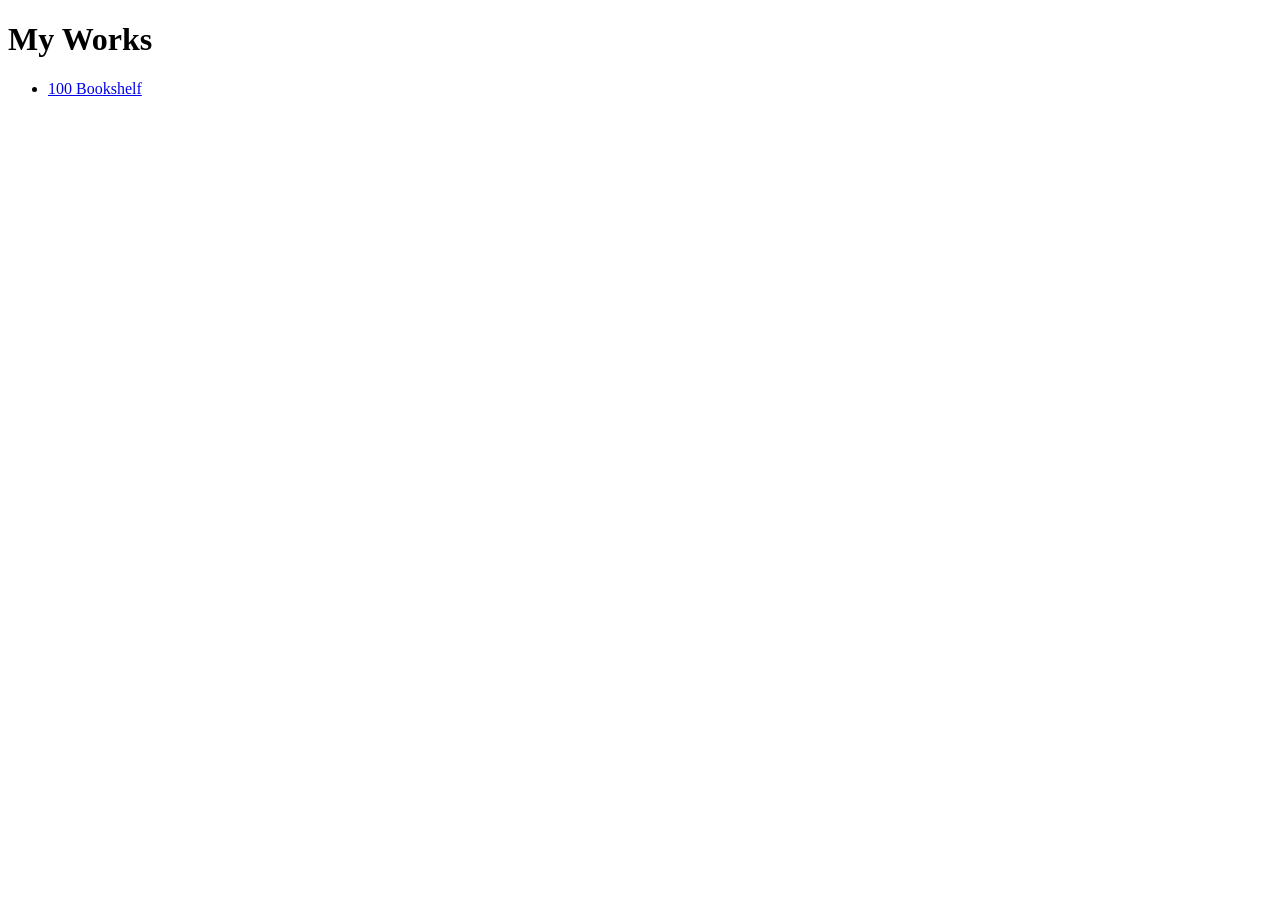
<file: index.html>
<!DOCTYPE html>
<html lang="ja">
<head>
  <meta charset="UTF-8">
  <meta name="viewport" content="width=device-width, initial-scale=1.0">
  <title>My Works</title>
</head>
<body>
  <h1>My Works</h1>

  <ul>
    <li>
      <a href="./bookapp100/">100 Bookshelf</a>
    </li>
  </ul>
</body>
</html>
</file>
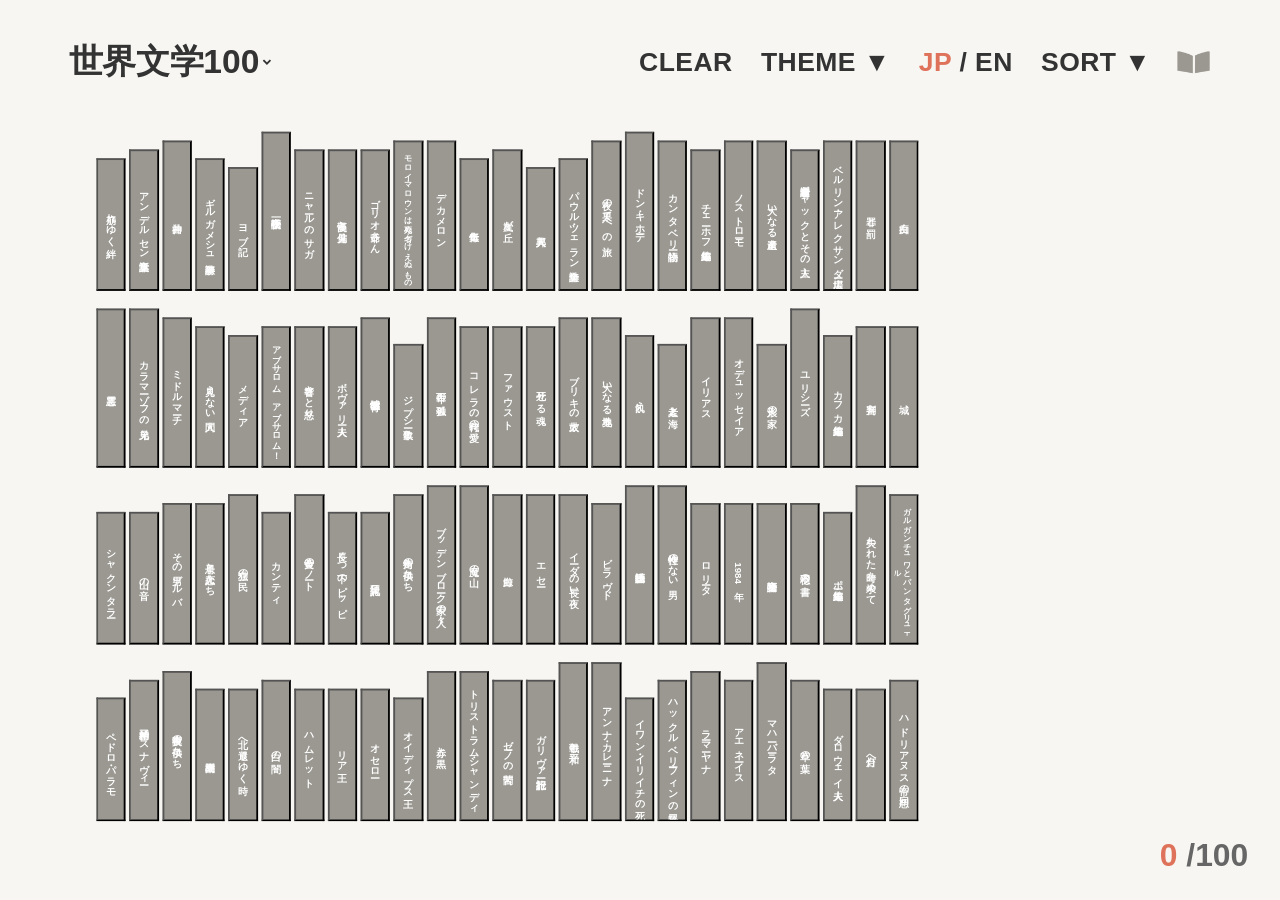
<file: bookapp100/index.html>
<!DOCTYPE html>
<html lang="ja">

<head>
  <meta charset="UTF-8">
  <meta name="viewport" content="width=device-width, initial-scale=1.0">
  <title>100 Books App</title>

  <link rel="stylesheet" href="css/style.css">
</head>

<body>
<div class="app" id="app">
  
  <!-- ====================================================
       共有ヘッダー
       ==================================================== -->

  <header class="header">

    <!-- 左側：リスト選択 -->
    <div class="header-left">

      <select id="list-select" class="list-select">
        <!-- JSから動的に選択肢を追加 -->
      </select>

    </div>


    <!-- ==================================================
         右側：コントロール群
         ================================================== -->

    <div class="header-right">


      <!-- CLEAR -->

      <button
        id="clear-btn"
        class="header-btn"
        type="button">
        CLEAR
      </button>


      <!-- THEME -->

      <div class="dropdown-wrapper">

        <button
          id="theme-menu-btn"
          class="header-btn"
          type="button">
          THEME ▼
        </button>

        <div
          id="theme-dropdown"
          class="dropdown-menu hidden">

          <button
            class="sort-option"
            id="theme-default"
            type="button">
            ORANGE
          </button>

          <button
            class="sort-option"
            id="theme-blue"
            type="button">
            BLUE
          </button>

          <button
            class="sort-option"
            id="theme-green"
            type="button">
            GREEN
          </button>

        </div>

      </div>


      <!-- JP / EN -->

      <button
        id="language-btn"
        class="header-btn"
        type="button">
        JP / EN
      </button>


      <!-- SORT -->

      <div class="dropdown-wrapper">

        <button
          id="sort-menu-btn"
          class="header-btn"
          type="button">
          SORT ▼
        </button>

        <div
          id="sort-dropdown"
          class="dropdown-menu hidden">

          <button
          class="sort-option"
          id="sort-list-order"      
          type="button">      
          Default
          </button>

          <button
            class="sort-option"
            id="sort-alphabet"
            type="button">
            A → Z
          </button>

          <button
            class="sort-option"
            id="sort-status"
            type="button">
            Read
          </button>

          <button
            class="sort-option"
            id="sort-random"
            type="button">
            Random
          </button>

        </div>

      </div>


      <!-- MODE -->

      <button
      id="mode-btn"
      class="mode-toggle-btn"
      type="button"
      title="モード切り替え">

      <img
        class="book-icon"
        src="./images/mode-button.png"
        alt=""
      >

      </button>

    </div>

  </header>



  <!-- ====================================================
       メイン表示エリア
       ==================================================== -->

  <main
    class="main-container view-mode"
    id="main-container">


    <!-- ==================================================
         レイアウト空間
         ================================================== -->

    <div
      class="layout-space"
      id="layout-space">


      <!-- ==================================================
           左側の本棚表示窓
           ================================================== -->

      <div
        class="bookshelf-window left-window"
        id="left-window">

        <div
          class="bookshelf"
          id="bookshelf-left">
        </div>

      </div>



      <!-- ==================================================
           詳細ビュー
           ================================================== -->

      <div
        class="detail-panel hidden"
        id="detail-panel">


        <!-- ステータス ＆ レーティング -->

        <div class="status-rating">


          <!-- 本アイコン -->

          <button
          id="detail-book-icon"
          class="detail-book-icon"
          type="button">
        
            <span
              class="detail-book-image">
            </span>
          
            <span id="detail-book-title">
              本のタイトル
            </span>
          
          </button>

          <!-- レーティング -->

          <div
            id="rating-control"
            class="rating-control">

            <button
              class="rating-star"
              data-rating="1"
              type="button">
              ★
            </button>

            <button
              class="rating-star"
              data-rating="2"
              type="button">
              ★
            </button>

            <button
              class="rating-star"
              data-rating="3"
              type="button">
              ★
            </button>

            <button
              class="rating-star"
              data-rating="4"
              type="button">
              ★
            </button>

            <button
              class="rating-star"
              data-rating="5"
              type="button">
              ★
            </button>

          </div>

        </div>



        <!-- 本の詳細情報 ＆ ノート -->

        <div class="panel-info">

          <h2
            id="detail-title"
            class="book-detail-title">
            本のタイトル
          </h2>

          <p
            id="detail-author"
            class="book-detail-author">
            著者名
          </p>


          <!-- メモ -->

          <div class="memo-box">

            <label for="detail-memo">
              Note
            </label>

            <textarea
              id="detail-memo"
              placeholder="...">
            </textarea>

          </div>

        </div>


        <!-- List Panel -->

        <button
          id="list-panel-btn"
          class="list-panel-btn"
          type="button">
          List Panel
        </button>

      </div>



      <!-- ==================================================
           右側の本棚表示窓
           ================================================== -->

      <div
        class="bookshelf-window right-window"
        id="right-window">

        <div
          class="bookshelf"
          id="bookshelf-right">
        </div>


        <!-- List Panel -->

        <div
          class="list-panel hidden"
          id="list-panel">
        </div>

      </div>


    </div>

  </main>



  <!-- ====================================================
       読破数カウント
       ==================================================== -->

  <div class="footer-count">

    <span id="read-count">
      0
    </span>

    <span class="total">
      /100
    </span>

  </div>



  <!-- ====================================================
       JavaScript
       ==================================================== -->

  <script src="js/books.js"></script>
  <script src="js/lists.js"></script>
  <script src="js/app.js"></script>

</div>
</body>

</html>
</file>
<file: bookapp100/css/style.css>
/* ====================================================
   基本設定
   ==================================================== */

   * {
    box-sizing: border-box;
    margin: 0;
    padding: 0;
  }
  
  :root,
  [data-theme="default"] {
  
    /* ==================================================
       基準作品
       ================================================== */
  
    --design-width: 1300px;
    --design-height: 970px;
  
  
    /* ==================================================
       HEADER
       ================================================== */
  
    --header-height: 110px;
  
  
    /* ==================================================
       MAIN AREA
       ================================================== */
  
    --main-width: 1300px;
    --main-height: 860px;
  
  
    /* ==================================================
       LAYOUT SPACE
       ================================================== */
  
    --layout-width: 1230px;
    --layout-height: 800px;
  
  
    /* ==================================================
       BOOKSHELF
       ================================================== */
  
    --bookshelf-width: 930px;
    --bookshelf-height: 800px;
  
    --bookshelf-columns: 25;
    --bookshelf-rows: 4;
  
  
    /* ---------- 本同士の間隔 ---------- */
  
    --book-column-gap: 4px;
    --book-row-gap: 10px;
  
  
    /* ==================================================
       DETAIL VIEW
       ================================================== */
  
    --detail-width: 300px;
    --detail-height: 800px;
  
    --detail-position:
      calc(
        (
          var(--bookshelf-width)
          - (24 * var(--book-column-gap))
        ) / 25 * 8
        + (7 * var(--book-column-gap))
      );
  
  
    /* ==================================================
       COLORS
       ================================================== */
  
    --color-unread: #9A9891;
    --color-reading: #E0BDA9;
    --color-read: #DF725A;
    --color-accent: #DF725A;
  
    --main-background: #f7f6f2;
    --list-background: #fff;
  
    --text: #333;
    --subtext: #666;
  }
  
  
  /* ====================================================
     BODY
     ==================================================== */
  
  body {
    background-color: var(--main-background);
  
    font-family:
      -apple-system,
      BlinkMacSystemFont,
      "SF Pro Text",
      "Helvetica Neue",
      sans-serif;
  
    color: var(--text);
  
    min-height: 100vh;
  
    overflow: hidden;
  
    user-select: none;
  }
  
  
  /* ====================================================
     1. HEADER
     ==================================================== */

  .header {
    width: var(--design-width);
    height: var(--header-height);
  
    margin: 0 auto;
  
    display: flex;
    align-items: center;
    justify-content: space-between;
  
    position: relative;
    top: 15px;
  }
  
  
  /* ====================================================
     HEADER LEFT
     ==================================================== */
  
  .header-left {
    display: flex;
    align-items: center;
  }
  
  
  /* ---------- リスト選択 ---------- */
  
  .list-select {
    border: none;
  
    background: transparent;
  
    font-size: 38px;
    font-weight: 800;
  
    color: var(--text);
  
    font-family: inherit;
  
    cursor: pointer;
  
    outline: none;
  }
  
  
  /* ====================================================
     HEADER RIGHT
     ==================================================== */
  
  .header-right {
    display: flex;
    align-items: center;
  
    gap: 16px;
  }
  
  
  /* ====================================================
     HEADER BUTTON
     ==================================================== */
  
  .header-btn {
    background: none;
    border: none;
  
    padding: 4px 8px;
  
    font-size: 30px;
    font-weight: 800;
  
    letter-spacing: 0.5px;
  
    color: var(--text);
  
    cursor: pointer;
  
    transition: opacity 0.2s;
  }
  
  .header-btn:hover {
    opacity: 0.6;
  }

  #language-btn:hover {
    opacity: 1;
  }

  /* ---------- 選択中の言語 ---------- */
  
  .language-active {
    color: var(--color-accent);
  }  

  /* ====================================================
     SORT
     ==================================================== */
  
  .dropdown-wrapper {
    position: relative;
  }
  
  .dropdown-menu {
    position: absolute;
  
    top: 100%;
    right: 0;
  
    margin-top: 6px;
  
    min-width: 110px;
  
    background: #fff;
  
    border: 1.5px solid var(--text);
  
    border-radius: 6px;
  
    display: flex;
    flex-direction: column;
  
    z-index: 100;
  
    overflow: hidden;
  }
  
  .dropdown-menu.hidden {
    display: none;
  }
  
  .sort-option {
    background: none;
    border: none;
  
    padding: 10px 14px;
  
    font-size: 20px;
    font-weight: 700;
  
    text-align: left;
  
    color: var(--text);
  
    cursor: pointer;
  }
  
  .sort-option:hover {
    background-color: #f0f0f0;
  }
  
  
  /* ====================================================
     MODE TOGGLE
     ==================================================== */
  
  .mode-toggle-btn {
    background: none;
    border: none;
  
    padding: 0 4px;
  
    cursor: pointer;
  
    transition: transform 0.2s;
  }
  
  .mode-toggle-btn:hover {
    transform: scale(1.1);
  }
  
  .book-icon {
    width: 40px;
    height: 40px;
  }  
  
  /* ====================================================
     2. MAIN AREA
     ==================================================== */
  
  .main-container {
    position: relative;
  
    width: var(--main-width);
    height: var(--main-height);
  
    margin: 0 auto;
  
    overflow: hidden;
  
    background-color: var(--main-background);
  
    border-radius: 8px;
  }
  
  
  /* ====================================================
     3. LAYOUT SPACE
     ==================================================== */
  
  /*
     本棚と詳細ビューを配置するための
     独立した座標空間。
  
     サイズ：
     1230 × 800px
  
     x = 0 を本棚の基準位置とする。
  
  
     閲覧モード：
  
     ┌──────────────────────────────────────┐
     │              BOOKSHELF               │
     └──────────────────────────────────────┘
  
  
     操作モード：
  
     ┌────────────┬──────────┬──────────────┐
     │  BOOKSHELF │  DETAIL  │  BOOKSHELF   │
     │    1～8    │   VIEW   │    9～25     │
     └────────────┴──────────┴──────────────┘
  */

  .layout-space {
    position: absolute;
  
    left: 50%;
    top: 51%;
  
    width: var(--layout-width);
    height: var(--layout-height);
  
    transform:
      translate(-50%, calc(-50% - 20px));
  }
  
  
  /* ====================================================
     4. BOOKSHELF WINDOWS
     ==================================================== */
  
  /*
     bookshelf-window は
     「本棚を見る窓」。
  
     本棚そのものの幅は常に固定。
  
     窓の幅だけを変えることで、
  
     閲覧モード：
     本棚全体
  
     操作モード：
     左右に分割
  
     を実現する。
  */
  
  .bookshelf-window {
    position: absolute;
  
    top: 0;
  
    height: var(--bookshelf-height);
  
    overflow: hidden;
  }
  
  
  /* ====================================================
     LEFT WINDOW
     ==================================================== */
  
  /*
     本棚のx=0から表示する窓。
  */
  
  .left-window {
    left: 0;
  
    width: var(--bookshelf-width);
  }
  
  
  /* ====================================================
     RIGHT WINDOW
     ==================================================== */
  
  /*
     詳細ビューの右端から開始。
  
     x =
     detail-position
     + detail-width
  */
  
  .right-window {
    left:
      calc(
        var(--detail-position)
        + var(--detail-width)
      );
  
    width:
      calc(
        var(--bookshelf-width)
        - var(--detail-position)
      );
  }
  
  
  /* ====================================================
     5. BOOKSHELF
     ==================================================== */
  
  /*
     本棚そのもの。
  
     25列 × 4行。
  */
  
  .bookshelf {
    position: absolute;
  
    top: 0;
  
    width: var(--bookshelf-width);
    height: var(--bookshelf-height);
  
    display: grid;
  
    grid-template-columns: repeat(25, 1fr);
    grid-template-rows: repeat(4, 1fr);
  
    column-gap: var(--book-column-gap);
    row-gap: 0;
  }
  
  /* ====================================================
     LEFT BOOKSHELF
     ==================================================== */
  
  .left-window .bookshelf {
    left: 0;
  }
  
  
  /* ====================================================
     RIGHT BOOKSHELF
     ==================================================== */
  
  /*
     左側と同じ本棚を
     detail-position 分だけ左へ移動。
  
     これによって、
  
     左側：
     本棚 x=0～detail-position
  
     右側：
     本棚 x=detail-position～1230
  
     が表示される。
  */
  
  .right-window .bookshelf {
    left:
      calc(
        var(--detail-position) * -1
      );
  }
  
  
  /* ====================================================
     6. BOOK
     ==================================================== */
  
  .book {
    display: flex;
  
    align-items: center;
    justify-content: center;
  
    writing-mode: vertical-rl;
  
    text-orientation: mixed;
  
    font-size: 11px;
    font-weight: 600;
  
    color: #fff;
  
    align-self: end;
  
    padding: 4px 0;
  
    overflow: hidden;
  
    white-space: nowrap;
  
    transition:
      transform 0.15s,
      opacity 0.15s,
      background-color 0.2s;
  }


  /* ====================================================
   BOOK TITLE
   ==================================================== */
  .book-title {
    display: block;

    white-space: nowrap;

    font-size: 11px;

    /* Flexboxによる縮小を防ぐ */
    flex: 0 0 auto;

    /* 本の上下に余白を設ける */
    margin-top: 4px;
    margin-bottom: 4px;
  }


  /* ---------- 2列表示 ---------- */

  .book-title.multicolumn {
    white-space: normal;

    overflow: hidden;

    text-align: center;
  }
  
  /* ====================================================
     7. VIEW MODE
     ==================================================== */
  
  /*
     閲覧モードでは
  
     LEFT WINDOW
     └── BOOKSHELF
  
     のみ表示する。
  
     本棚全体が見える。
  */
  
  
  .main-container.view-mode .detail-panel,
  .main-container.view-mode .right-window {
    display: none;
  }
  
  
  /*
     左窓を本棚全体の幅にする。
  */
  
  .main-container.view-mode .left-window {
    width: var(--bookshelf-width);
  }
  
  
  /*
     閲覧モードでは本を操作しない。
  */
  
  .main-container.view-mode .book {
    pointer-events: none;
  }
  
  
  /* ====================================================
     8. EDIT MODE
     ==================================================== */
  
  /*
     操作モード：
  
     x = 0
     ├───────────────┤
         左本棚
     0～detail-position
  
     x = detail-position
     ├────────────────────┤
            詳細ビュー
     detail-position
     ～ detail-position + 300
  
     x = detail-position + 300
     ├──────────────────────────────┤
                  右本棚
  */
  
  .main-container.edit-mode .left-window {
    width: var(--detail-position);
  }
  
  .main-container.edit-mode .right-window {
    display: block;
  }
  
  .main-container.edit-mode .detail-panel {
    display: flex;
  }
  
  .main-container.edit-mode .book {
    cursor: pointer;
  }
  
  .main-container.edit-mode .book:hover {
    transform:
      translateY(-4px)
      scale(1.05);
  }
  
  
  /* ====================================================
     9. BOOK STATUS COLORS
     ==================================================== */
  
  .book.unread {
    background-color: var(--color-unread);
  }
  
  .book.reading {
    background-color: var(--color-reading);
  }
  
  .book.read {
    background-color: var(--color-read);
  }
  
  
  /* ====================================================
     10. DETAIL PANEL
     ==================================================== */
  
  .detail-panel {
    position: absolute;
  
    left: var(--detail-position);
    top: 0;
  
    width: var(--detail-width);
    height: var(--detail-height);
  
    padding: 20px;
  
    background-color: var(--main-background);
  
    border-radius: 6px;
  
    display: flex;
  
    flex-direction: column;
  
    gap: 16px;
  
    z-index: 10;
  
    opacity: 1;
  
    transition:
      opacity 0.4s ease;
  }
  
  
  /* ---------- 非表示 ---------- */
  
  .detail-panel.hidden {
    display: none;
  }
  
  
  /* ====================================================
     11. STATUS + RATING
     ==================================================== */
  
  .status-rating {
    display: flex;
  
    flex-direction: row;
  
    align-items: center;
  
    justify-content: center;
  
    gap: 16px;
  }
  
  
  /* ====================================================
     DETAIL BOOK ICON
     ==================================================== */
  
  .detail-book-icon {
    width: 200px;
    height: 250px;
    
    border: none;
    position: relative;  
    background: transparent;    
    overflow: hidden;
    
    font-size: 14px;
    font-weight: 700;
  
    writing-mode: horizontal-tb;
  
    display: flex;
  
    align-items: center;
    justify-content: center;
  
    cursor: pointer;

    transition:
    transform 0.1s;

  }
  
  .detail-book-icon:active {
    transform: scale(0.97);
  }
  
  .detail-book-image {
    position: absolute;
  
    inset: 0;
  
    -webkit-mask-image:
      url("../images/detail-book2.png");
  
    mask-image:
      url("../images/detail-book2.png");
  
    -webkit-mask-size: contain;
    mask-size: contain;
  
    -webkit-mask-repeat: no-repeat;
    mask-repeat: no-repeat;
  
    -webkit-mask-position: center;
    mask-position: center;

    transition:
    background-color 0.2s,

  }

  #detail-book-title {
    font-size: 15px;
    color: #fff;
    position: relative;
    z-index: 1;
  
    width: 160px;
    text-align: center;
  
    overflow-wrap: break-word;
    word-break: normal;
  }
  
  /* ---------- 本アイコンの状態 ---------- */
  
  .detail-book-icon.unread
  .detail-book-image {
    background-color: var(--color-unread);
  }
  
  .detail-book-icon.read
  .detail-book-image {
    background-color: var(--color-read);
  }
  
  .detail-book-icon.reading
  .detail-book-image {
    background-color: var(--color-reading);
  }
  
  /* ====================================================
     12. RATING
     ==================================================== */
  
  .rating-control {
    display: flex;
  
    flex-direction: column-reverse;
  
    justify-content: flex-start;
  
    gap: 2px;
  }
  
  
  .rating-star {
    width: 28px;
    height: 28px;
  
    padding: 0;
  
    background: none;
  
    border: none;
  
    font-size: 23px;
  
    line-height: 1;
  
    color: #ccc;
  
    cursor: pointer;
  
    transition:
      color 0.15s,
      transform 0.1s;
  }
  
  .rating-star.active {
    color: var(--color-accent);
  }
  
  .rating-star:active {
    transform: scale(0.9);
  }
  
  
  /* ====================================================
     13. BOOK INFORMATION
     ==================================================== */
  
  .panel-info {
    display: flex;
  
    flex-direction: column;
  
    gap: 8px;
  
    flex-grow: 1;
  }
  
  .book-detail-title {
    font-size: 40px;
    font-weight: 800;
  	overflow-wrap: break-word;
	  word-break: normal;
  }
  
  .book-detail-author {
    font-size: 25px;
    overflow-wrap: break-word;
    word-break: normal;
    color: var(--subtext);
  }
  
  
  /* ====================================================
     MEMO
     ==================================================== */
  
  .memo-box {
    display: flex;
  
    flex-direction: column;
  
    gap: 4px;
  
    margin-top: 8px;
  
    flex-grow: 1;
  }
  
  .memo-box label {
    font-size: 15px;
  
    font-weight: 800;
  
    color: #888;
  }
  
  .memo-box textarea {
    width: 100%;
    height: 100%;
  
    min-height: 100px;
  
    border: 1px solid #ccc;
  
    border-radius: 4px;
  
    padding: 8px;
  
    background-color: #fff;
  
    font-family: inherit;
  
    font-size: 15px;
  
    resize: none;
  }
  
  
  /* ====================================================
     14. READ COUNT
     ==================================================== */
  
  .footer-count {
    position: fixed;
  
    bottom: 32px;
    right: 32px;
  
    font-size: 36px;
  
    font-weight: 900;
  
    color: var(--color-accent);
  
    line-height: 1;
  
    pointer-events: none;
  }
  
  .footer-count .total {
    font-size: 36px;
  
    color: #666;
  
    font-weight: 700;
  }
  
  
  /* ====================================================
     15. THEMES
     ==================================================== */
  
  [data-theme="green"] {
    --color-unread: #A79D95;
    --color-reading: #A7C28F;
    --color-read: #7FA65C;
    --color-accent: #7FA65C;
  }
  
  [data-theme="blue"] {
    --color-unread: #95a5a6;
    --color-reading: #7BA0D8;
    --color-read: #496B9E;
    --color-accent: #496B9E;
  }


/* ====================================================
   APP SCALE CONTAINER
   ==================================================== */
   .app {
    position: fixed;
    width: 1440px;
    height: 1018px;
    left: 50%;
    top: 50%;
    transform-origin: center center;
  }

/* ====================================================
   LIST PANEL BUTTON
   ==================================================== */

.list-panel-btn {
  width: 100%;
  height: 50px;
  flex: 0 0 50px;

  appearance: none;
  -webkit-appearance: none;  
  background: transparent;
  
  border: none;
  color: var(--text);

  font-family: inherit;
  font-size: 18px;
  font-weight: 800;
  letter-spacing: 0.3px;
  text-align: right;
  padding-right: 20px;

  cursor: pointer;

  transition:
    opacity 0.15s,
    transform 0.1s;
}

.list-panel-btn:hover {
  opacity: 0.75;
}

.list-panel-btn:active {
  transform: scale(0.99);
}


/* ====================================================
   LIST PANEL
   ==================================================== */

.list-panel {
  position: absolute;
  inset: 0;

  width: 100%;
  height: 100%;

  background: #fff;

  overflow-y: auto;
  overflow-x: hidden;

  z-index: 5;

  user-select: none;
}

.list-panel.hidden {
  display: none;
}


/* ---------- 一冊分 ---------- */

.list-panel-row {
  display: grid;
  grid-template-columns: 44px minmax(0, 1fr) 170px;
  align-items: center;

  min-height: 72px;
  padding: 10px 18px;

  border-bottom: 1px solid #ddd;
}


/* ---------- status ---------- */

.list-panel-status {
  position: relative;

  width: 26px;
  height: 26px;

  padding: 0;

  border: 2px solid #888;
  border-radius: 2px;

  background: #fff;

  cursor: pointer;
}

.list-panel-status::before,
.list-panel-status::after {
  content: "";
  position: absolute;
  display: none;

  left: 50%;
  top: 50%;

  width: 3px;
  height: 21px;

  background: currentColor;
  border-radius: 2px;

  transform-origin: center;
}

/* 既読：× */
.list-panel-status.read {
  color: var(--color-read);
  border-color: var(--color-read);
}

.list-panel-status.read::before,
.list-panel-status.read::after {
  display: block;
}

.list-panel-status.read::before {
  transform: translate(-50%, -50%) rotate(45deg);
}

.list-panel-status.read::after {
  transform: translate(-50%, -50%) rotate(-45deg);
}

/* 読書中：／ */
.list-panel-status.reading {
  color: var(--color-reading);
  border-color: var(--color-reading);
}

.list-panel-status.reading::before {
  display: block;
  transform: translate(-50%, -50%) rotate(45deg);
}


/* ---------- title + author ---------- */

.list-panel-book-info {
  min-width: 0;
  padding: 2px 10px;

  display: flex;
  flex-direction: column;
  align-items: flex-start;
  justify-content: center;
  gap: 2px;

  border: none;
  background: none;

  font-family: inherit;
  text-align: left;

  cursor: pointer;
}

.list-panel-book-info:hover .list-panel-book-title {
  opacity: 0.6;
}

.list-panel-book-title,
.list-panel-book-author {
  display: block;
  max-width: 100%;

  overflow: hidden;
  text-overflow: ellipsis;
  white-space: nowrap;
}

.list-panel-book-title {
  font-size: 18px;
  font-weight: 800;
  color: var(--text);
}

.list-panel-book-author {
  font-size: 13px;
  color: var(--subtext);
}


/* ---------- rating ---------- */

.list-panel-rating {
  display: flex;
  justify-content: flex-end;
  align-items: center;
  gap: 1px;
}

.list-panel-star {
  width: 28px;
  height: 28px;

  padding: 0;

  border: none;
  background: none;

  font-family: inherit;
  font-size: 21px;
  line-height: 1;

  color: #ccc;
  cursor: pointer;

  transition:
    color 0.15s,
    transform 0.1s;
}

.list-panel-star.active {
  color: var(--color-accent);
}

.list-panel-star:active {
  transform: scale(0.9);
}


/* ====================================================
   DETAIL PANEL / LIST PANEL LAYOUT
   ==================================================== */

.detail-panel {
  padding: 10px 20px;
  gap: 0;
}

.detail-panel .status-rating {
  flex: 0 0 250px;
  height: 250px;
}

.detail-panel .panel-info {
  flex: 0 0 480px;
  min-height: 0;
}
</file>
